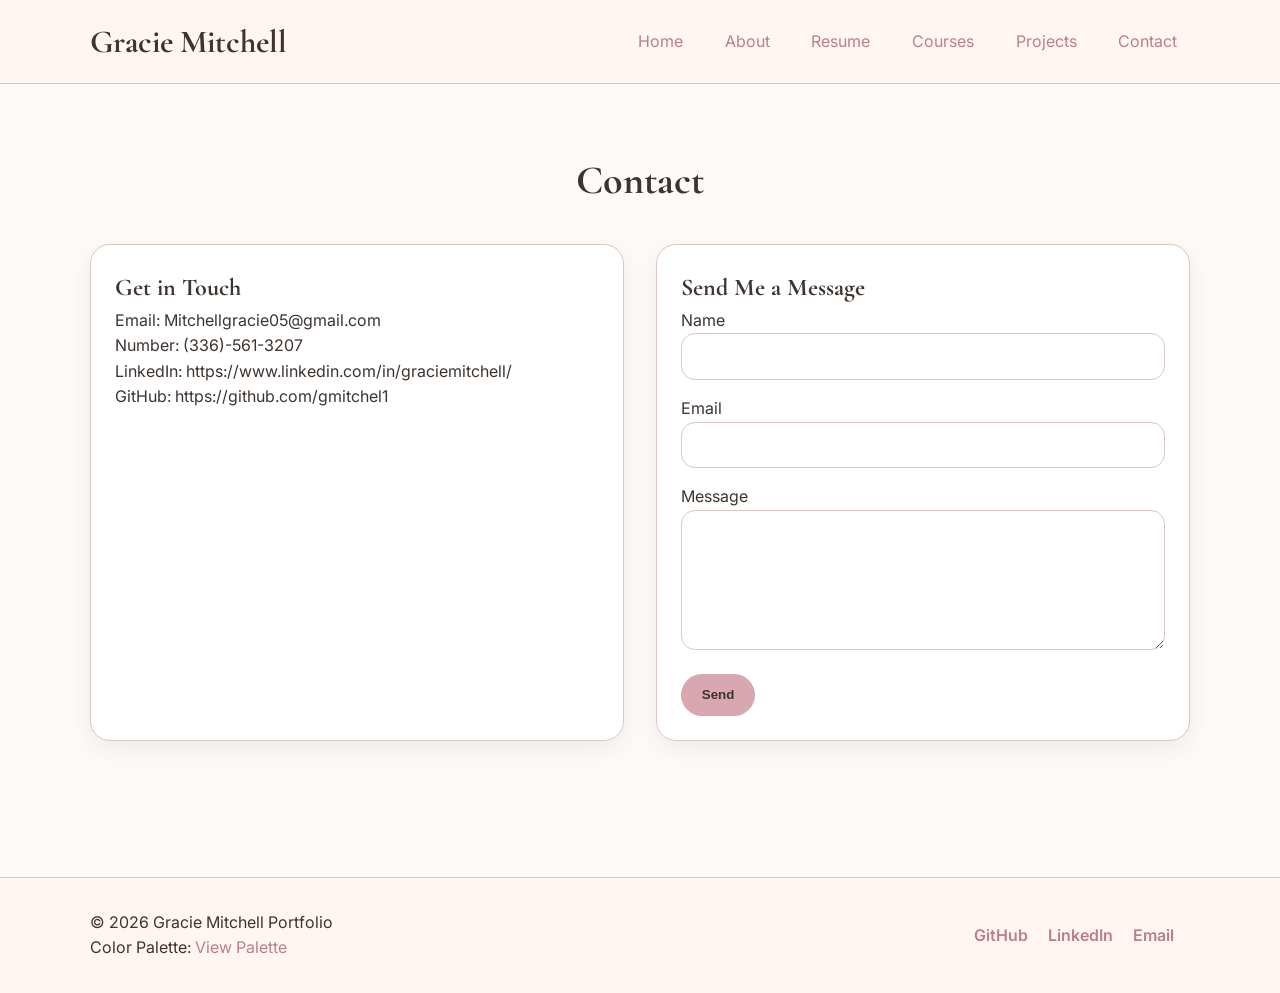
<file: contact.html>
<!DOCTYPE html>
<html lang="en">
<head>
  <meta charset="UTF-8">
  <meta name="viewport" content="width=device-width, initial-scale=1.0">
  <title>Contact | Gracie Mitchell</title>
  <link rel="icon" type="image/png" href="images/favicon.png">
  <link rel="stylesheet" href="style.css">
</head>
<body>
  <div id="header"></div>

  <main class="page-section container">
    <h1 class="page-title">Contact</h1>

    <section class="contact-grid">
      <div class="card">
        <h2 class="section-title">Get in Touch</h2>
        <p>Email: Mitchellgracie05@gmail.com</p>
        <p>Number: (336)-561-3207</p>
        <p>LinkedIn: https://www.linkedin.com/in/graciemitchell/</p>
        <p>GitHub: https://github.com/gmitchel1</p>
      </div>

      <div class="card">
        <h2 class="section-title">Send Me a Message</h2>
        <form action="mailto:yourname@email.com" method="post" enctype="text/plain">
          <label for="name">Name</label>
          <input type="text" id="name" name="name" required>

          <label for="email">Email</label>
          <input type="email" id="email" name="email" required>

          <label for="message">Message</label>
          <textarea id="message" name="message" required></textarea>

          <button type="submit" class="btn">Send</button>
        </form>
      </div>
    </section>
  </main>

  <div id="footer"></div>
  <script src="script.js"></script>
</body>
</html>
</file>
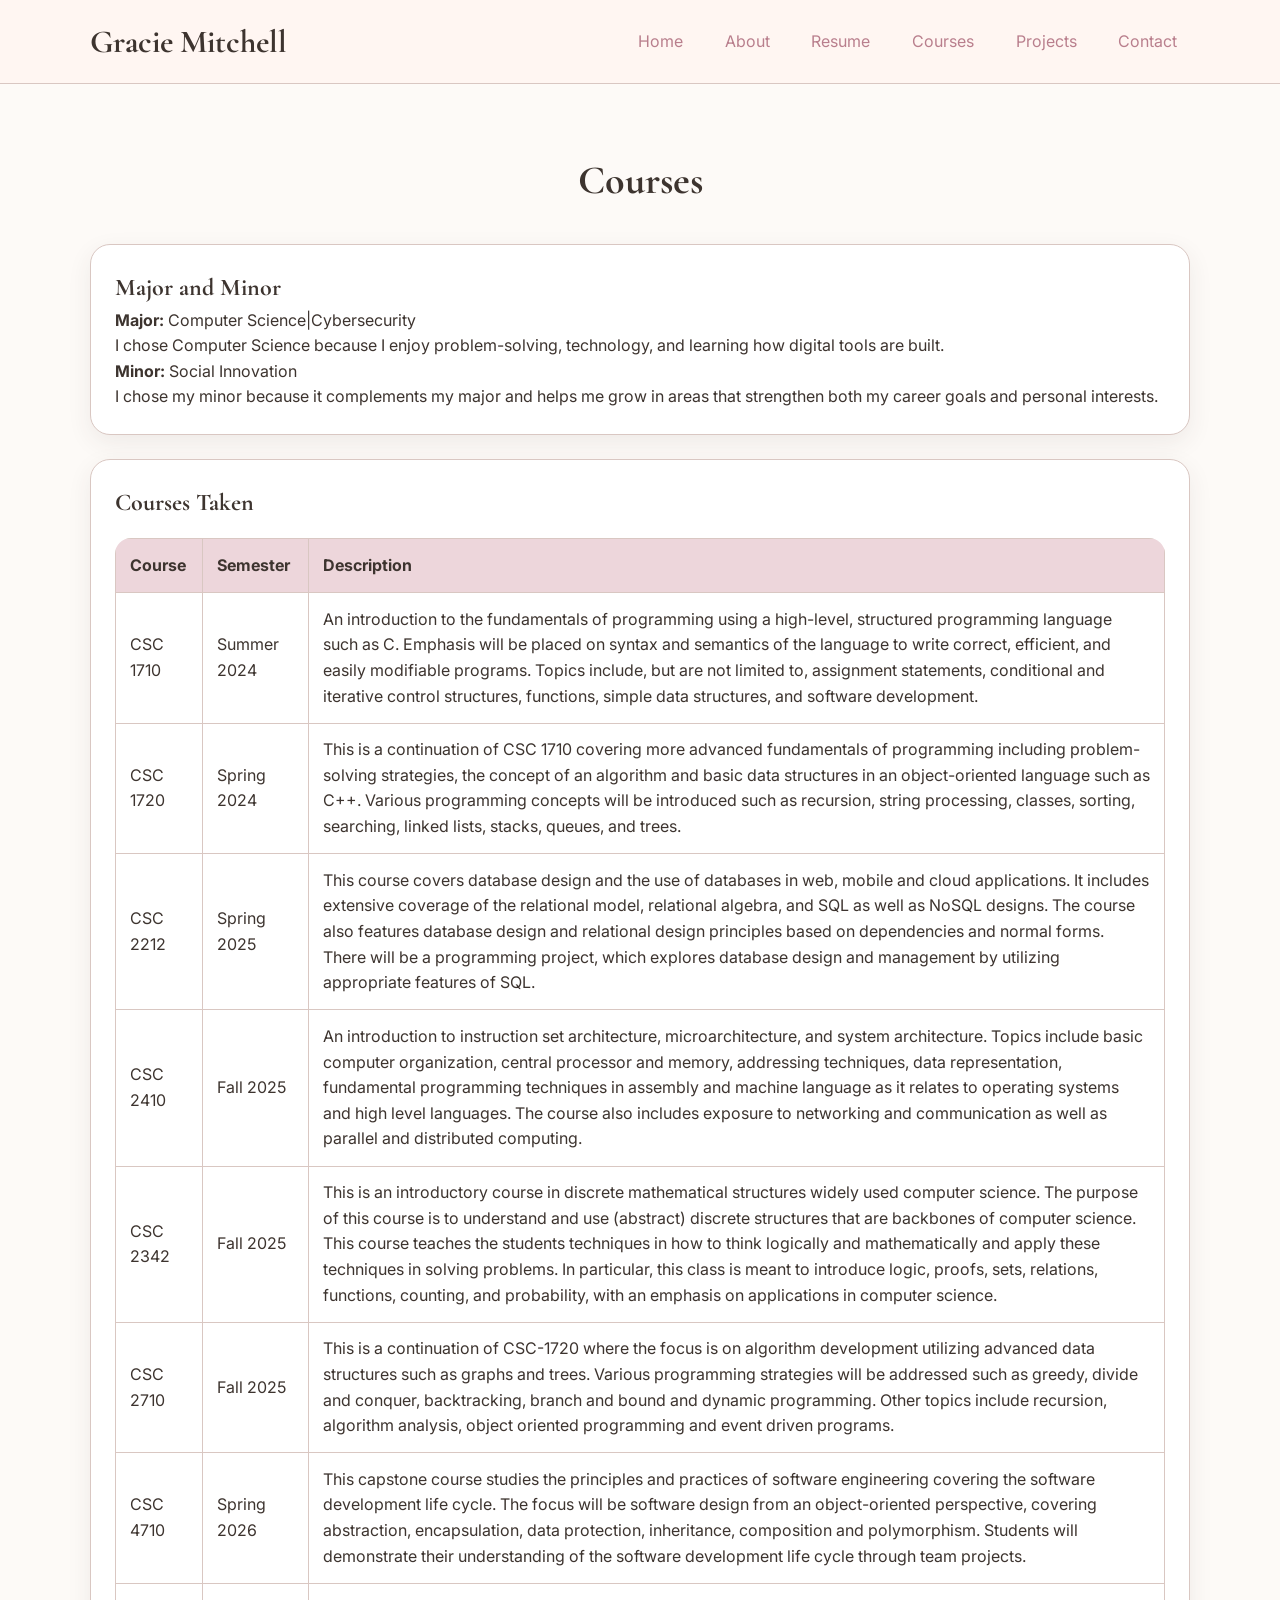
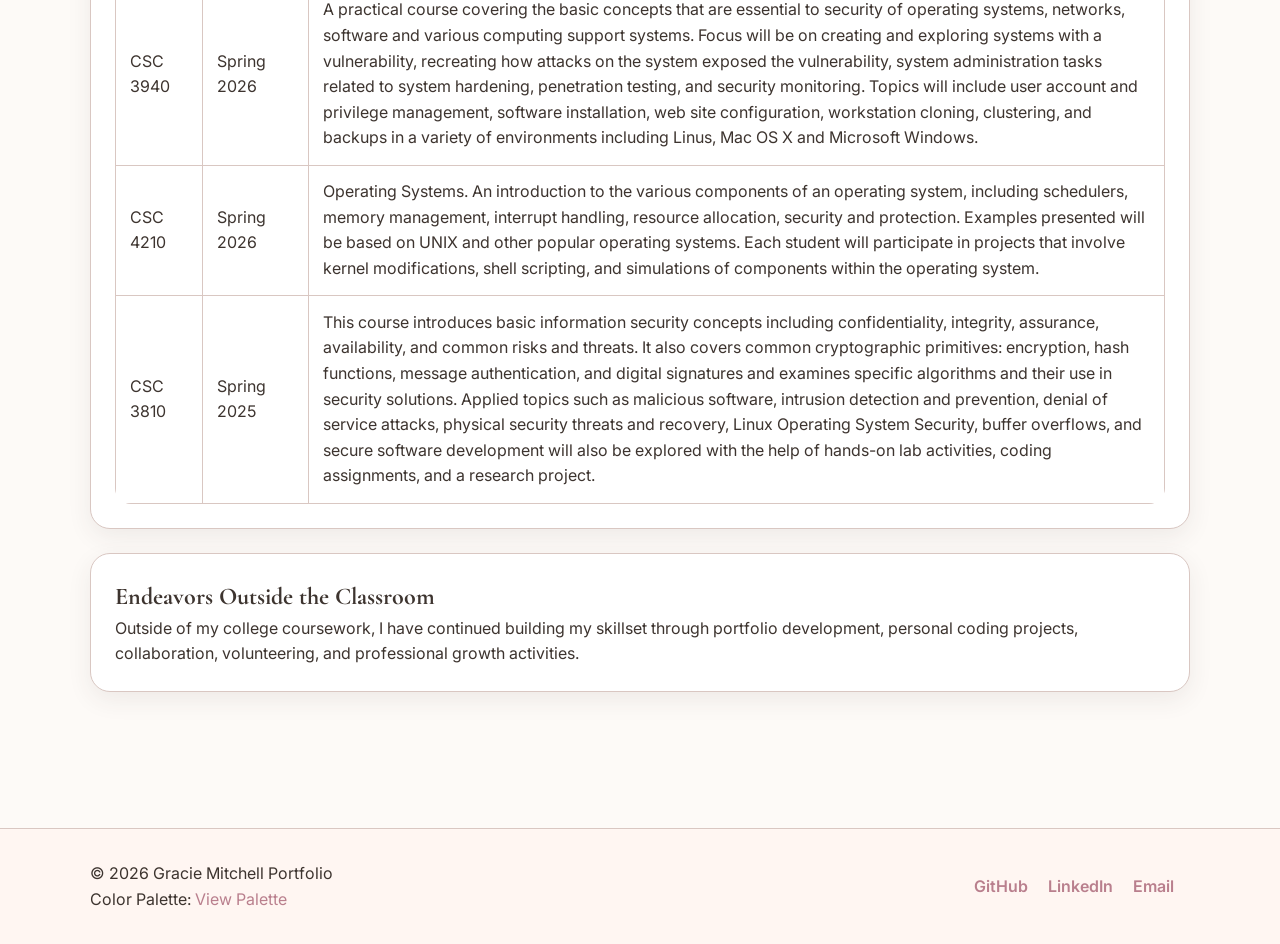
<file: courses.html>
<!DOCTYPE html>
<html lang="en">
<head>
  <meta charset="UTF-8">
  <meta name="viewport" content="width=device-width, initial-scale=1.0">
  <title>Courses | Gracie Mitchell</title>
  <link rel="icon" type="image/png" href="images/favicon.png">
  <link rel="stylesheet" href="style.css">
</head>
<body>
  <div id="header"></div>

  <main class="page-section container">
    <h1 class="page-title">Courses</h1>

    <section class="card">
      <h2 class="section-title">Major and Minor</h2>
      <p><strong>Major:</strong> Computer Science|Cybersecurity</p>
      <p>
        I chose Computer Science because I enjoy problem-solving, technology, and learning how digital tools are built.
      </p>

      <p><strong>Minor:</strong> Social Innovation </p>
      <p>
        I chose my minor because it complements my major and helps me grow in areas that strengthen both my career goals and personal interests.
      </p>
    </section>

    <section class="card">
      <h2 class="section-title">Courses Taken</h2>
      <table>
        <tr>
          <th>Course</th>
          <th>Semester</th>
          <th>Description</th>
        </tr>
        
        <tr>
          <td>CSC 1710</td>
          <td>Summer 2024</td>
          <td>An introduction to the fundamentals of programming using a high-level, structured programming language such as C. Emphasis will be placed on syntax and semantics of the language to write correct, efficient, and easily modifiable programs. Topics include, but are not limited to, assignment statements, conditional and iterative control structures, functions, simple data structures, and software development.</td>
        </tr>


        <tr>
          <td>CSC 1720</td>
          <td>Spring 2024</td>
          <td>This is a continuation of CSC 1710 covering more advanced fundamentals of programming including problem-solving strategies, the concept of an algorithm and basic data structures in an object-oriented language such as C++. Various programming concepts will be introduced such as recursion, string processing, classes, sorting, searching, linked lists, stacks, queues, and trees.</td>
        </tr>

        <tr>
          <td>CSC 2212</td>
          <td>Spring 2025</td>
          <td>This course covers database design and the use of databases in web, mobile and cloud applications. It includes extensive coverage of the relational model, relational algebra, and SQL as well as NoSQL designs. The course also features database design and relational design principles based on dependencies and normal forms. There will be a programming project, which explores database design and management by utilizing appropriate features of SQL.</td>
        </tr>


        <tr>
          <td>CSC 2410</td>
          <td>Fall 2025</td>
          <td>An introduction to instruction set architecture, microarchitecture, and system architecture. Topics include basic computer organization, central processor and memory, addressing techniques, data representation, fundamental programming techniques in assembly and machine language as it relates to operating systems and high level languages. The course also includes exposure to networking and communication as well as parallel and distributed computing.</td>
        </tr>
      

        <tr>
          <td>CSC 2342</td>
          <td>Fall 2025</td>
          <td>This is an introductory course in discrete mathematical structures widely used computer science. The purpose of this course is to understand and use (abstract) discrete structures that are backbones of computer science. This course teaches the students techniques in how to think logically and mathematically and apply these techniques in solving problems. In particular, this class is meant to introduce logic, proofs, sets, relations, functions, counting, and probability, with an emphasis on applications in computer science.</td>
        </tr>


          <tr>
          <td>CSC 2710</td>
          <td>Fall 2025</td>
          <td>This is a continuation of CSC-1720 where the focus is on algorithm development utilizing advanced data structures such as graphs and trees. Various programming strategies will be addressed such as greedy, divide and conquer, backtracking, branch and bound and dynamic programming. Other topics include recursion, algorithm analysis, object oriented programming and event driven programs. </td>
        </tr>
    

        <tr>
          <td>CSC 4710</td>
          <td>Spring 2026</td>
          <td>This capstone course studies the principles and practices of software engineering covering the software development life cycle. The focus will be software design from an object-oriented perspective, covering abstraction, encapsulation, data protection, inheritance, composition and polymorphism. Students will demonstrate their understanding of the software development life cycle through team projects.</td>
        </tr>

        <tr>
          <td>CSC 3940</td>
          <td>Spring 2026</td>
          <td>A practical course covering the basic concepts that are essential to security of operating systems, networks, software and various computing support systems. Focus will be on creating and exploring systems with a vulnerability, recreating how attacks on the system exposed the vulnerability, system administration tasks related to system hardening, penetration testing, and security monitoring. Topics will include user account and privilege management, software installation, web site configuration, workstation cloning, clustering, and backups in a variety of environments including Linus, Mac OS X and Microsoft Windows.</td>
        </tr>


        <tr>
          <td>CSC 4210</td>
          <td>Spring 2026</td>
          <td>Operating Systems. An introduction to the various components of an operating system, including schedulers, memory management, interrupt handling, resource allocation, security and protection. Examples presented will be based on UNIX and other popular operating systems. Each student will participate in projects that involve kernel modifications, shell scripting, and simulations of components within the operating system.</td>
        </tr>


        <tr>
          <td>CSC 3810</td>
          <td>Spring 2025</td>
          <td>This course introduces basic information security concepts including confidentiality, integrity, assurance, availability, and common risks and threats. It also covers common cryptographic primitives: encryption, hash functions, message authentication, and digital signatures and examines specific algorithms and their use in security solutions. Applied topics such as malicious software, intrusion detection and prevention, denial of service attacks, physical security threats and recovery, Linux Operating System Security, buffer overflows, and secure software development will also be explored with the help of hands-on lab activities, coding assignments, and a research project.</td>
        </tr> 
      </table>
    </section>


    <section class="card">
      <h2 class="section-title">Endeavors Outside the Classroom</h2>
      <p>
        Outside of my college coursework, I have continued building my skillset through portfolio development, personal coding projects, collaboration, volunteering, and professional growth activities.
      </p>
    </section>
  </main>

  <div id="footer"></div>
  <script src="script.js"></script>
</body>
</html>
</file>
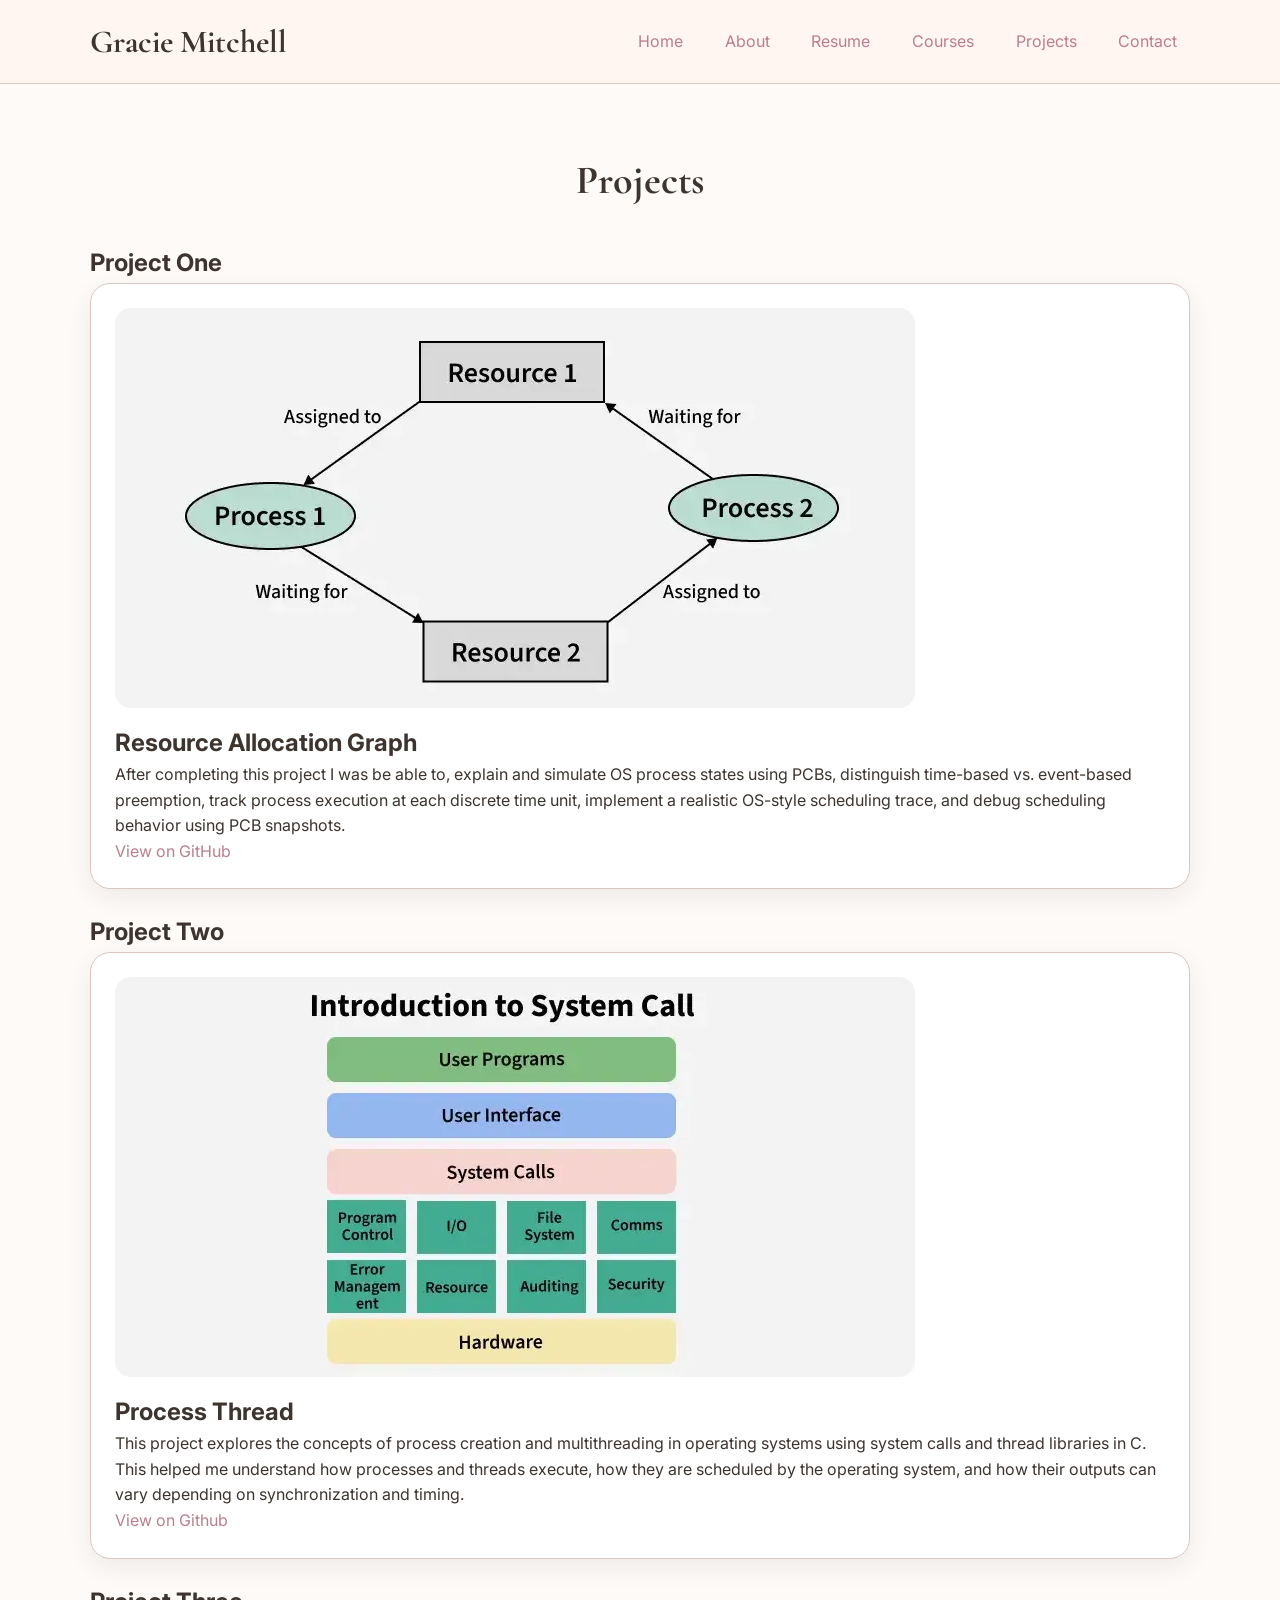
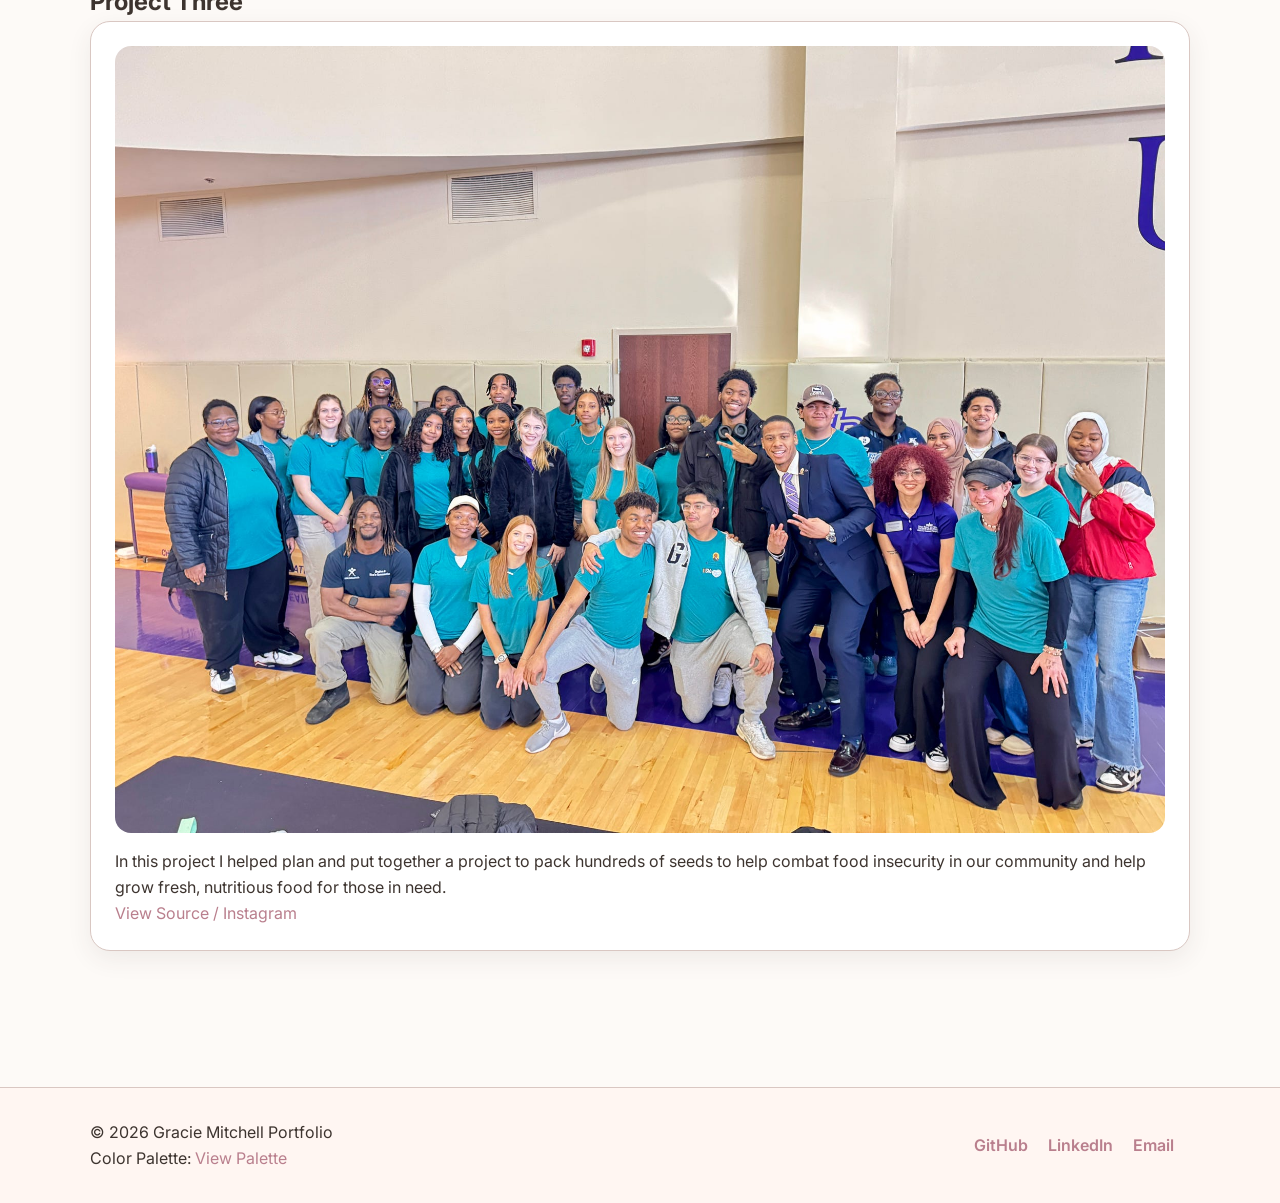
<file: projects.html>
<!DOCTYPE html>
<html lang="en">
<head>
  <meta charset="UTF-8">
  <meta name="viewport" content="width=device-width, initial-scale=1.0">
  <title>Projects | Gracie Mitchell</title>
  <link rel="icon" type="image/png" href="images/favicon.png">
  <link rel="stylesheet" href="style.css">
</head>
<body>
  <div id="header"></div>

  <main class="page-section container">
    <h1 class="page-title">Projects</h1>


  <h2>Project One</h2>

  <article class="card project-card">
  <img src="project1ss.webp" alt="CPU Simulation">


  <h2>Resource Allocation Graph</h2>

  <p>
    After completing this project I was be able to, explain and simulate OS process states using PCBs, distinguish time-based vs. event-based preemption, track process execution at each discrete time unit, implement a realistic OS-style scheduling trace, and debug scheduling behavior using PCB snapshots.
  </p>

  <a href="https://github.com/gmitchel1/OS-CPU-simulation.git" target="_blank" rel="noopener">
    View on GitHub
  </a>
</article>
  

  <h2>Project Two</h2>

  <article class="card project-card">
  <img src="procthreadss.webp" alt="Process Threads">

  <h2>Process Thread</h2>
  
  <p>
    This project explores the concepts of process creation and multithreading in operating systems using system calls and thread libraries in C. This helped me understand how processes and threads execute, how they are scheduled by the operating system, and how their outputs can vary depending on synchronization and timing.
  </p>
  
  <a href="https://github.com/gmitchel1/lab_procthread.git" target="_blank" rel="noopener">
    View on Github
  </a>
</article>
  
      <h2>Project Three</h2>
      <article class="card project-card">
        <img src="seedpacking.JPEG" alt="Community Service Project">
        <p>
          In this project I helped plan and put together a project to pack hundreds of seeds to help combat food insecurity in our community and help grow fresh, nutritious food for those in need.
        </p>
        <a href="https://www.instagram.com/hpubonnerleaders?utm_source=ig_web_button_share_sheet&igsh=ZDNlZDc0MzIxNw==" target="_blank">View Source / Instagram</a>
      </article>
    </section>
  </main>

  <div id="footer"></div>
  <script src="script.js"></script>
</body>
</html>
</file>
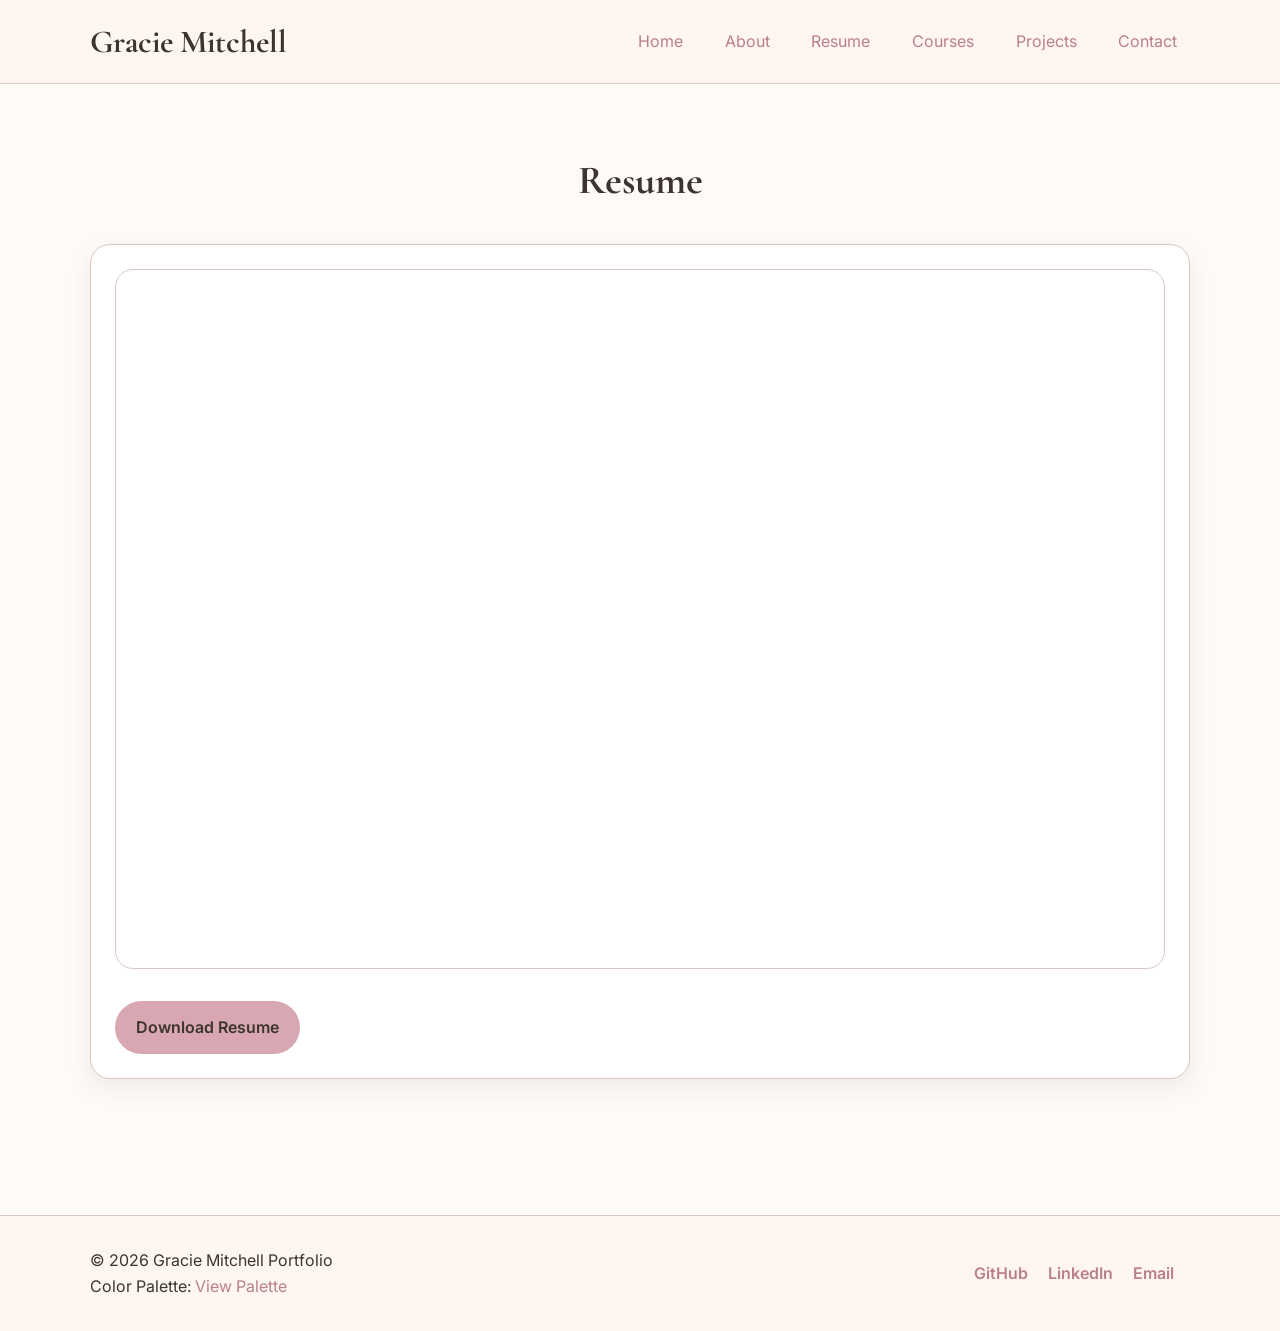
<file: resume.html>
<!DOCTYPE html>
<html lang="en">
<head>
  <meta charset="UTF-8">
  <meta name="viewport" content="width=device-width, initial-scale=1.0">
  <title>Resume | Gracie Mitchell</title>
  <link rel="icon" type="image/png" href="images/favicon.png">
  <link rel="stylesheet" href="style.css">
</head>
<body>
  <div id="header"></div>

  <main class="page-section container">
    <h1 class="page-title">Resume</h1>

    <section class="card resume-box">
      <iframe
        class="resume-frame"
        src="Resume.pdf"
        title="Embedded resume document">
      </iframe>

      <p>
        <a class="btn" href="Resume.pdf" download>Download Resume</a>
      </p>
    </section>
  </main>

  <div id="footer"></div>
  <script src="script.js"></script>
</body>
</html>
</file>
<file: style.css>
@import url('https://fonts.googleapis.com/css2?family=Cormorant+Garamond:wght@500;600;700&family=Inter:wght@300;400;500;600&display=swap');

:root {
  --bg: #fdfaf7;
  --card: #fff6f2;
  --text: #3d342f;
  --accent: #d8a7b1;
  --accent-dark: #b97f8d;
  --soft: #edd6db;
  --border: #d9c7c2;
  --white: #ffffff;
  --shadow: 0 8px 24px rgba(61, 52, 47, 0.08);
}

* {
  margin: 0;
  padding: 0;
  box-sizing: border-box;
}

html {
  scroll-behavior: smooth;
}

body {
  background-color: var(--bg);
  color: var(--text);
  font-family: 'Inter', sans-serif;
  line-height: 1.6;
}

img {
  max-width: 100%;
  display: block;
}

a {
  color: var(--accent-dark);
  text-decoration: none;
}

a:hover {
  text-decoration: underline;
}

.container {
  width: min(1100px, 90%);
  margin: 0 auto;
}

.site-header {
  background: rgba(255, 246, 242, 0.95);
  border-bottom: 1px solid var(--border);
  position: sticky;
  top: 0;
  z-index: 1000;
  backdrop-filter: blur(10px);
}

.nav-wrapper {
  display: flex;
  justify-content: space-between;
  align-items: center;
  padding: 1rem 0;
}

.logo {
  font-family: 'Cormorant Garamond', serif;
  font-size: 2rem;
  font-weight: 700;
  color: var(--text);
}

.nav-links {
  display: flex;
  gap: 1rem;
  flex-wrap: wrap;
}

.nav-links a {
  padding: 0.5rem 0.8rem;
  border-radius: 999px;
  transition: 0.3s ease;
}

.nav-links a:hover,
.nav-links a.active {
  background-color: var(--soft);
  text-decoration: none;
}

.hero {
  min-height: 80vh;
  display: grid;
  place-items: center;
  padding: 4rem 0;
}

.hero-card {
  background: var(--white);
  border: 1px solid var(--border);
  border-radius: 24px;
  box-shadow: var(--shadow);
  padding: 2rem;
  display: grid;
  grid-template-columns: 1fr 1fr;
  gap: 2rem;
  align-items: center;
}

.hero-text h1,
.page-title,
.section-title {
  font-family: 'Cormorant Garamond', serif;
  color: var(--text);
}

.hero-text h1 {
  font-size: 3rem;
  margin-bottom: 0.8rem;
}

.hero-text p {
  margin-bottom: 1rem;
  font-size: 1.05rem;
}

.hero-img img,
.about-img img {
  border-radius: 20px;
  box-shadow: var(--shadow);
  object-fit: cover;
}

.btn {
  display: inline-block;
  background: var(--accent);
  color: var(--text);
  padding: 0.85rem 1.3rem;
  border-radius: 999px;
  font-weight: 600;
  border: none;
  cursor: pointer;
  transition: 0.3s ease;
}

.btn:hover {
  background: var(--accent-dark);
  color: white;
  text-decoration: none;
}

.page-section {
  padding: 4rem 0;
}

.page-title {
  font-size: 2.5rem;
  text-align: center;
  margin-bottom: 2rem;
}

.card {
  background: var(--white);
  border: 1px solid var(--border);
  border-radius: 20px;
  box-shadow: var(--shadow);
  padding: 1.5rem;
  margin-bottom: 1.5rem;
}

.about-grid,
.contact-grid,
.resume-box {
  display: grid;
  gap: 2rem;
}

.about-grid {
  grid-template-columns: 1fr 2fr;
  align-items: start;
}

.contact-grid {
  grid-template-columns: 1fr 1fr;
}

input,
textarea {
  width: 100%;
  padding: 0.9rem;
  border: 1px solid var(--border);
  border-radius: 14px;
  font-family: inherit;
  background: #fff;
  margin-bottom: 1rem;
}

textarea {
  min-height: 140px;
  resize: vertical;
}

table {
  width: 100%;
  border-collapse: collapse;
  margin-top: 1rem;
  background: var(--white);
  overflow: hidden;
  border-radius: 16px;
}

th,
td {
  border: 1px solid var(--border);
  padding: 0.85rem;
  text-align: left;
}

th {
  background: var(--soft);
}

.projects-grid {
  display: grid;
  grid-template-columns: repeat(2, 1fr);
  gap: 1.5rem;
}

.project-card img {
  border-radius: 16px;
  margin-bottom: 1rem;
}

.site-footer {
  background: var(--card);
  border-top: 1px solid var(--border);
  padding: 2rem 0;
  margin-top: 3rem;
}

.footer-content {
  display: flex;
  justify-content: space-between;
  gap: 1rem;
  flex-wrap: wrap;
  align-items: center;
}

.socials a {
  margin-right: 1rem;
  font-weight: 600;
}

.resume-frame {
  width: 100%;
  height: 700px;
  border: 1px solid var(--border);
  border-radius: 18px;
}
</file>
